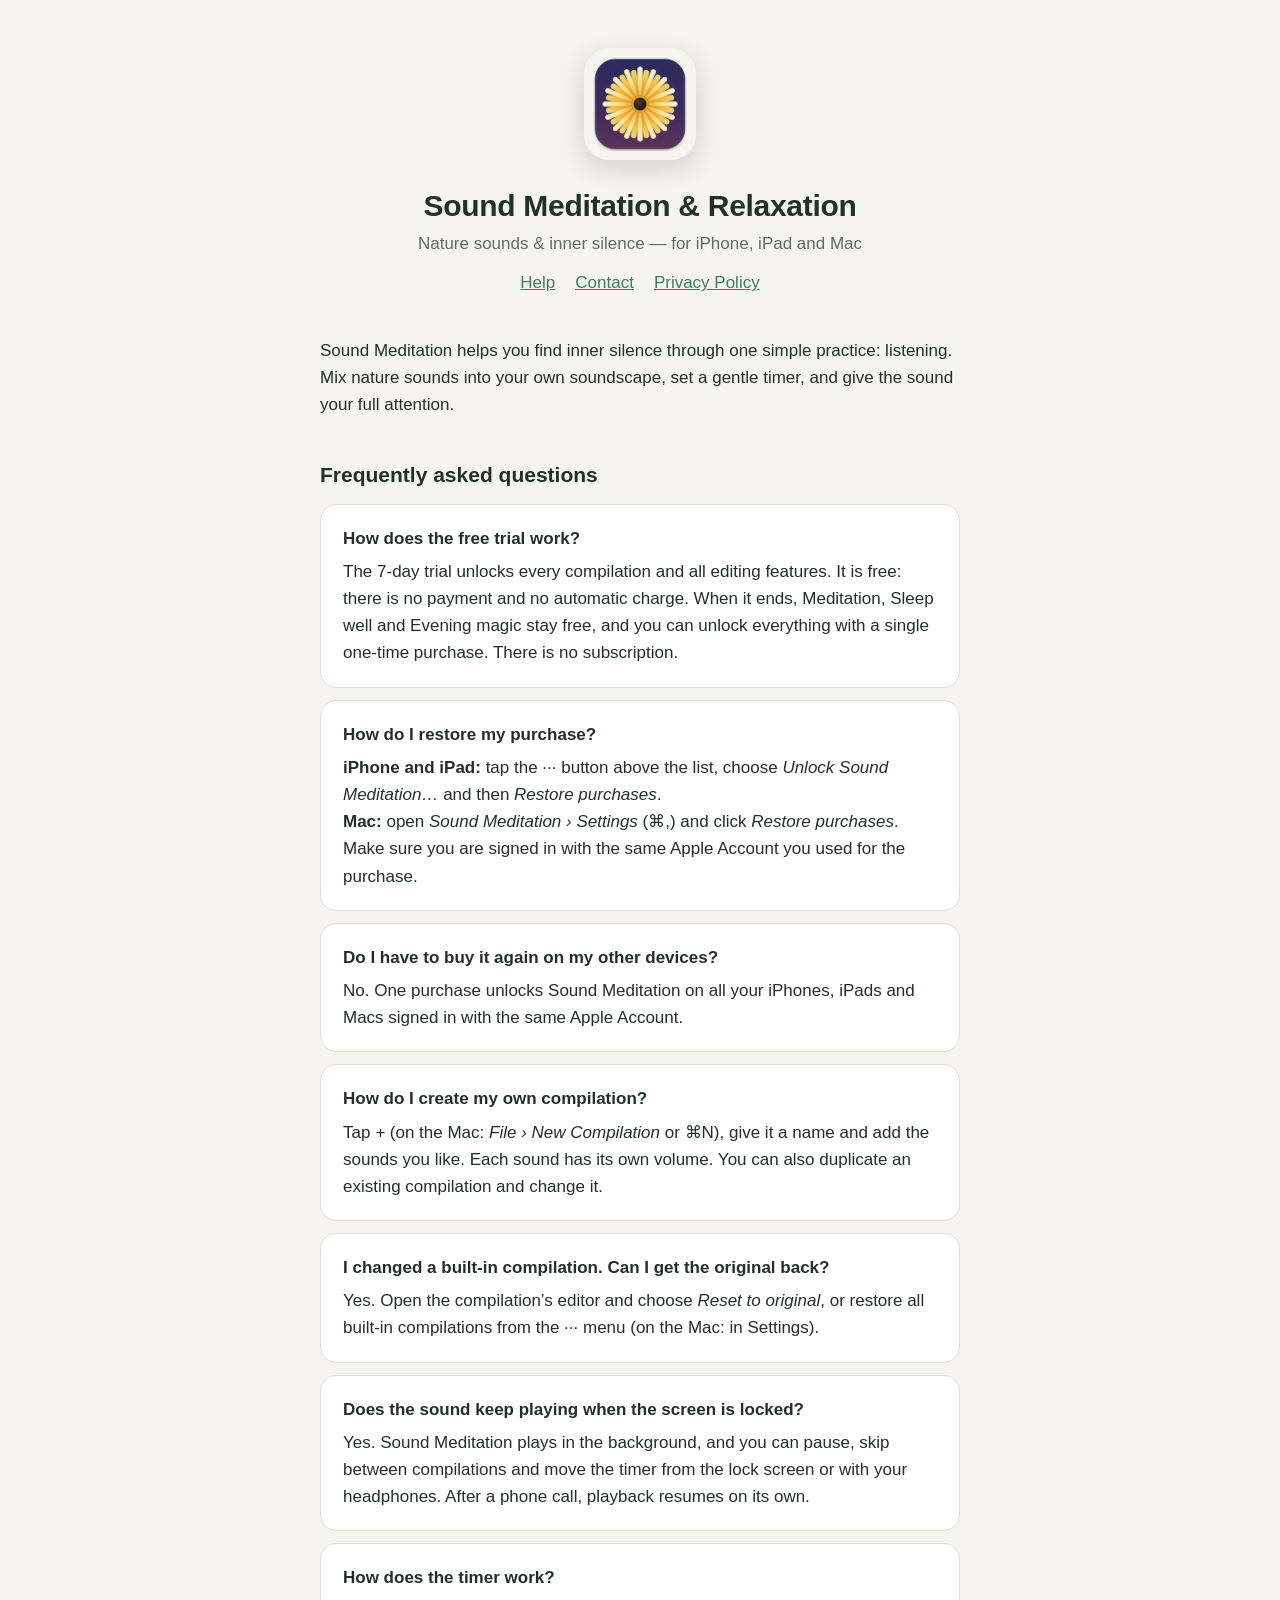
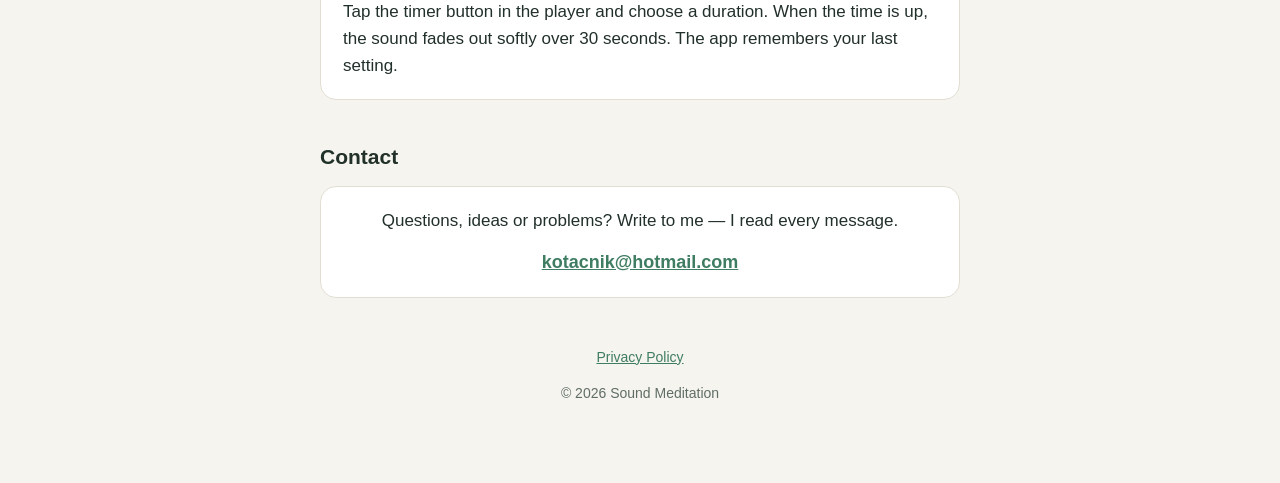
<file: index.html>
<!doctype html>
<html lang="en">
<head>
<meta charset="utf-8">
<meta name="viewport" content="width=device-width, initial-scale=1">
<title>Sound Meditation – Support</title>
<meta name="description" content="Help and support for Sound Meditation & Relaxation for iPhone, iPad and Mac.">
<link rel="icon" href="icon.png">
<link rel="stylesheet" href="style.css">
</head>
<body>
<main>
  <header>
    <img src="icon.png" alt="Sound Meditation app icon">
    <h1>Sound Meditation &amp; Relaxation</h1>
    <p class="tagline">Nature sounds &amp; inner silence — for iPhone, iPad and Mac</p>
    <nav><a href="#help">Help</a><a href="#contact">Contact</a><a href="privacy.html">Privacy Policy</a></nav>
  </header>

  <p>Sound Meditation helps you find inner silence through one simple practice: listening. Mix nature sounds into your own soundscape, set a gentle timer, and give the sound your full attention.</p>

  <h2 id="help">Frequently asked questions</h2>

  <div class="card">
    <h3>How does the free trial work?</h3>
    <p>The 7-day trial unlocks every compilation and all editing features. It is free: there is no payment and no automatic charge. When it ends, Meditation, Sleep well and Evening magic stay free, and you can unlock everything with a single one-time purchase. There is no subscription.</p>
  </div>

  <div class="card">
    <h3>How do I restore my purchase?</h3>
    <p><strong>iPhone and iPad:</strong> tap the ··· button above the list, choose <em>Unlock Sound Meditation…</em> and then <em>Restore purchases</em>.<br>
    <strong>Mac:</strong> open <em>Sound Meditation › Settings</em> (⌘,) and click <em>Restore purchases</em>.<br>
    Make sure you are signed in with the same Apple Account you used for the purchase.</p>
  </div>

  <div class="card">
    <h3>Do I have to buy it again on my other devices?</h3>
    <p>No. One purchase unlocks Sound Meditation on all your iPhones, iPads and Macs signed in with the same Apple Account.</p>
  </div>

  <div class="card">
    <h3>How do I create my own compilation?</h3>
    <p>Tap <em>+</em> (on the Mac: <em>File › New Compilation</em> or ⌘N), give it a name and add the sounds you like. Each sound has its own volume. You can also duplicate an existing compilation and change it.</p>
  </div>

  <div class="card">
    <h3>I changed a built-in compilation. Can I get the original back?</h3>
    <p>Yes. Open the compilation’s editor and choose <em>Reset to original</em>, or restore all built-in compilations from the ··· menu (on the Mac: in Settings).</p>
  </div>

  <div class="card">
    <h3>Does the sound keep playing when the screen is locked?</h3>
    <p>Yes. Sound Meditation plays in the background, and you can pause, skip between compilations and move the timer from the lock screen or with your headphones. After a phone call, playback resumes on its own.</p>
  </div>

  <div class="card">
    <h3>How does the timer work?</h3>
    <p>Tap the timer button in the player and choose a duration. When the time is up, the sound fades out softly over 30 seconds. The app remembers your last setting.</p>
  </div>

  <h2 id="contact">Contact</h2>
  <div class="card contact">
    <p>Questions, ideas or problems? Write to me — I read every message.</p>
    <p><a href="mailto:kotacnik@hotmail.com?subject=Sound%20Meditation">kotacnik@hotmail.com</a></p>
  </div>

  <footer>
    <p><a href="privacy.html">Privacy Policy</a></p>
    <p>© 2026 Sound Meditation</p>
  </footer>
</main>
</body>
</html>
</file>
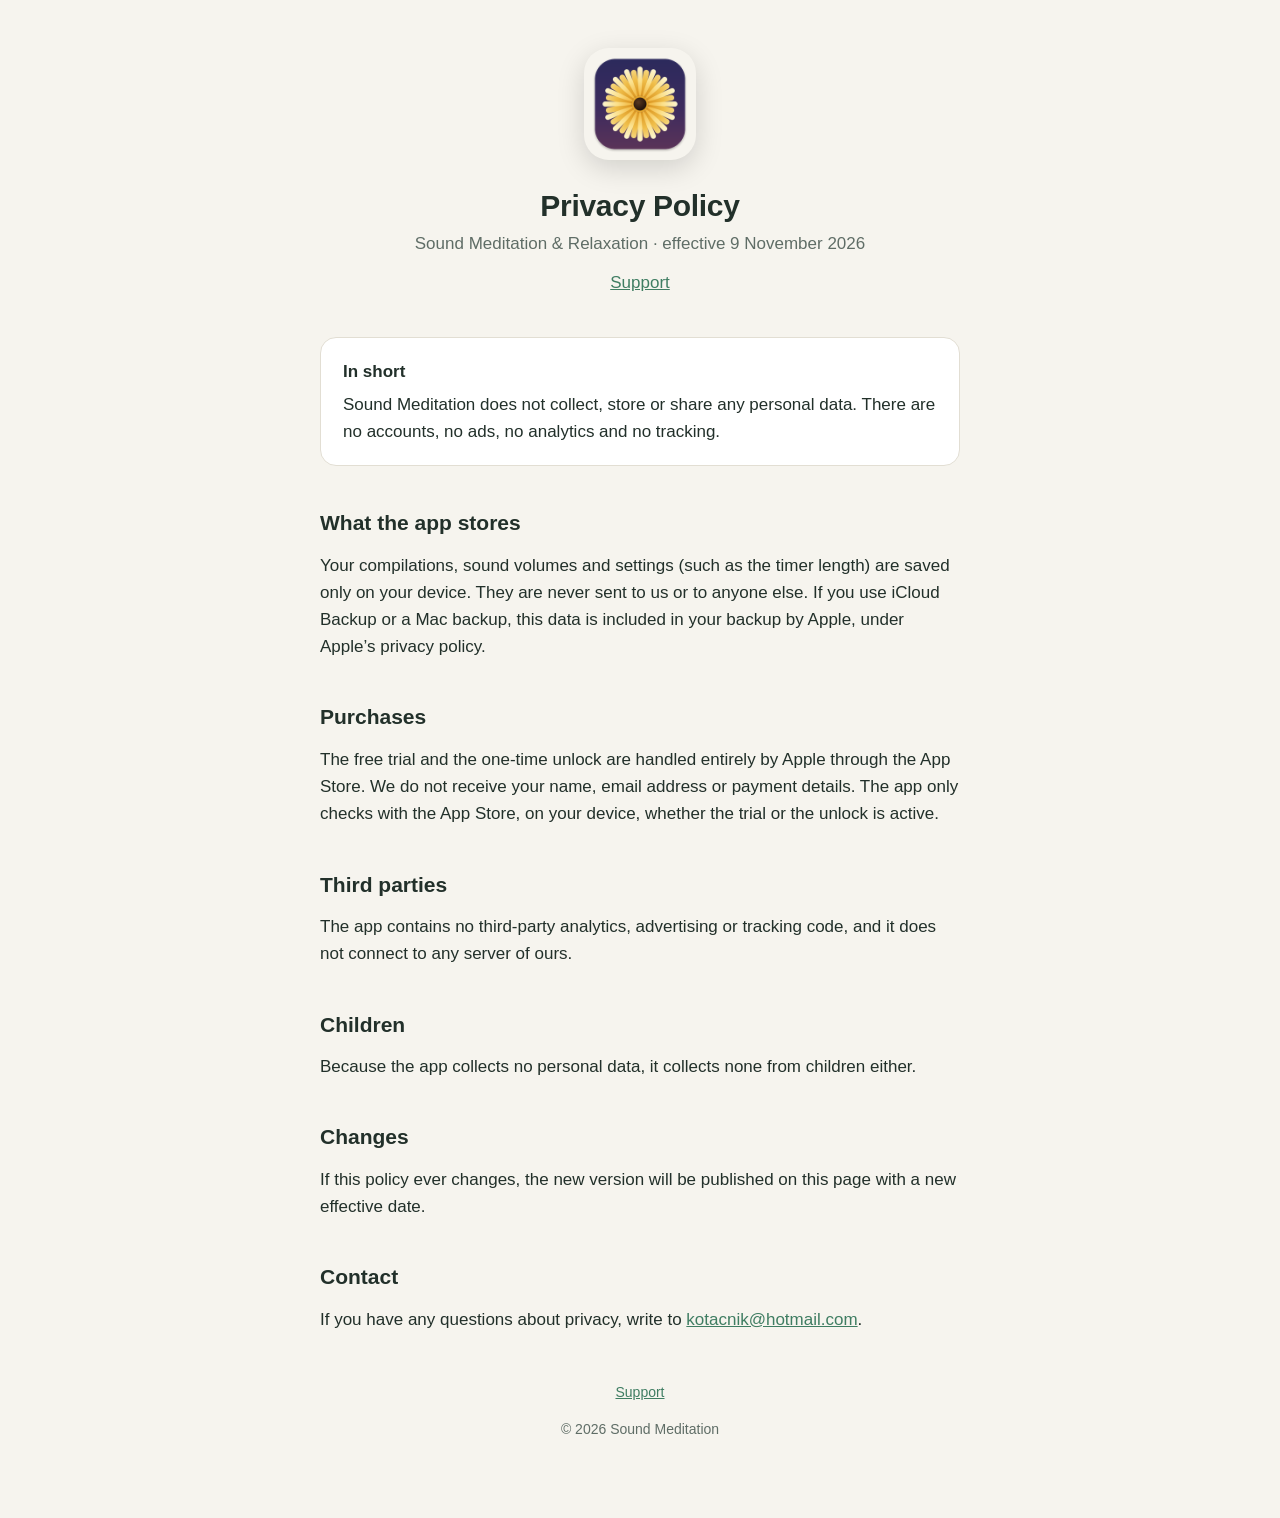
<file: privacy.html>
<!doctype html>
<html lang="en">
<head>
<meta charset="utf-8">
<meta name="viewport" content="width=device-width, initial-scale=1">
<title>Sound Meditation – Privacy Policy</title>
<meta name="description" content="Privacy Policy for Sound Meditation & Relaxation.">
<link rel="icon" href="icon.png">
<link rel="stylesheet" href="style.css">
</head>
<body>
<main>
  <header>
    <img src="icon.png" alt="Sound Meditation app icon">
    <h1>Privacy Policy</h1>
    <p class="tagline">Sound Meditation &amp; Relaxation · effective 9 November 2026</p>
    <nav><a href="index.html">Support</a></nav>
  </header>

  <div class="card">
    <h3>In short</h3>
    <p>Sound Meditation does not collect, store or share any personal data. There are no accounts, no ads, no analytics and no tracking.</p>
  </div>

  <h2>What the app stores</h2>
  <p>Your compilations, sound volumes and settings (such as the timer length) are saved only on your device. They are never sent to us or to anyone else. If you use iCloud Backup or a Mac backup, this data is included in your backup by Apple, under Apple’s privacy policy.</p>

  <h2>Purchases</h2>
  <p>The free trial and the one-time unlock are handled entirely by Apple through the App Store. We do not receive your name, email address or payment details. The app only checks with the App Store, on your device, whether the trial or the unlock is active.</p>

  <h2>Third parties</h2>
  <p>The app contains no third-party analytics, advertising or tracking code, and it does not connect to any server of ours.</p>

  <h2>Children</h2>
  <p>Because the app collects no personal data, it collects none from children either.</p>

  <h2>Changes</h2>
  <p>If this policy ever changes, the new version will be published on this page with a new effective date.</p>

  <h2>Contact</h2>
  <p>If you have any questions about privacy, write to <a href="mailto:kotacnik@hotmail.com?subject=Sound%20Meditation%20privacy">kotacnik@hotmail.com</a>.</p>

  <footer>
    <p><a href="index.html">Support</a></p>
    <p>© 2026 Sound Meditation</p>
  </footer>
</main>
</body>
</html>
</file>
<file: style.css>
:root {
  --bg: #f6f4ee;
  --card: #ffffff;
  --text: #22302a;
  --muted: #5f6d66;
  --accent: #3f7d62;
  --line: #e2ded3;
}
@media (prefers-color-scheme: dark) {
  :root {
    --bg: #121714;
    --card: #1b221e;
    --text: #e8ece9;
    --muted: #a3b0a9;
    --accent: #7cc3a0;
    --line: #2a332e;
  }
}
* { box-sizing: border-box; }
html { -webkit-text-size-adjust: 100%; }
body {
  margin: 0;
  background: var(--bg);
  color: var(--text);
  font: 17px/1.6 -apple-system, BlinkMacSystemFont, "SF Pro Text", "Segoe UI", Roboto, sans-serif;
}
main { max-width: 680px; margin: 0 auto; padding: 48px 20px 64px; }
header { text-align: center; margin-bottom: 40px; }
header img { width: 112px; height: 112px; border-radius: 25px; box-shadow: 0 8px 28px rgba(0,0,0,.15); }
h1 { font-size: 30px; line-height: 1.2; margin: 20px 0 6px; letter-spacing: -0.01em; }
.tagline { color: var(--muted); margin: 0; }
h2 { font-size: 21px; margin: 40px 0 12px; }
h3 { font-size: 17px; margin: 0 0 6px; }
p { margin: 0 0 14px; }
a { color: var(--accent); }
.card {
  background: var(--card);
  border: 1px solid var(--line);
  border-radius: 16px;
  padding: 20px 22px;
  margin: 0 0 12px;
}
.card p:last-child { margin-bottom: 0; }
.contact { text-align: center; }
.contact a { font-weight: 600; font-size: 18px; word-break: break-all; }
nav { text-align: center; margin-top: 12px; }
nav a { margin: 0 10px; }
footer { text-align: center; color: var(--muted); font-size: 14px; margin-top: 48px; }
.muted { color: var(--muted); }
ul { padding-left: 22px; margin: 0 0 14px; }
li { margin-bottom: 6px; }
</file>
